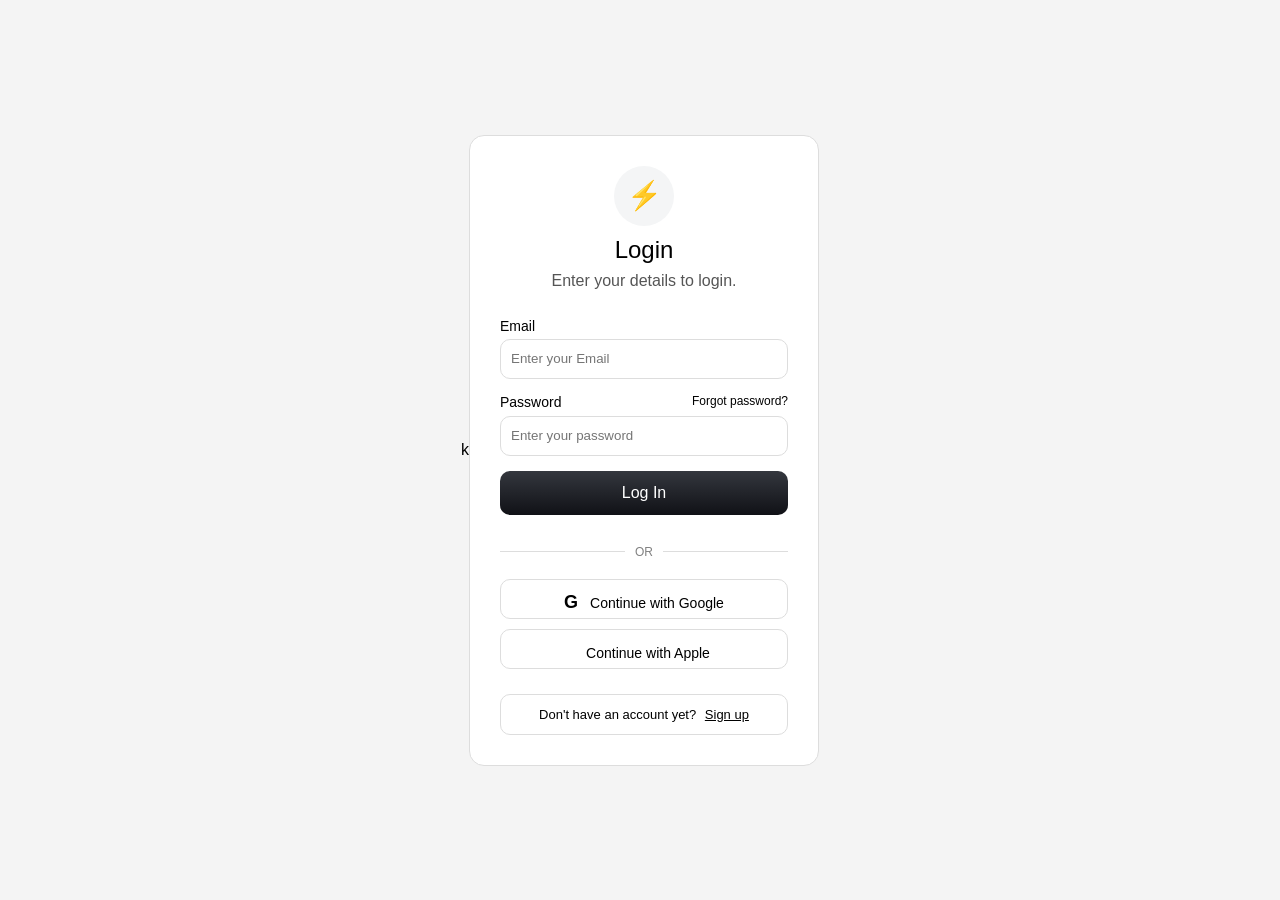
<file: index.html>
<!DOCTYPE html>
<html lang="en">
<head>
    <meta charset="UTF-8">
    <meta name="viewport" content="width=device-width, initial-scale=1.0">
    <title>Login</title>
    <link rel="stylesheet" href="index.css">

</head>
<body>

    <div class="container">k

     <div class="card">

        <div class="icon">⚡</div>

         <h2>Login</h2>
         <p>Enter your details to login.</p>

    <form>

     <label>Email</label>
     <input type="email" placeholder="Enter your Email" required id="email">

    <div class="password">
     <label>Password</label>
     <a href="#">Forgot password?</a>
    </div>

     <input type="password" placeholder="Enter your password" required id="password">

      <button type="button" id="loginButton">Log In</button>
      <p id="error"></p>

     </form>

        <div class="or">
         <span>OR</span>
        </div>

        <button class="google">
         <strong>G</strong> Continue with Google
        </button>

            
        <button class="apple">
         <strong></strong> Continue with Apple
        </button>

        <div class="signup">
        Don't have an account yet? <a href="signup.html">Sign up</a>
        </div>

        </div>

    </div>

<script>

const emailInput = document.getElementById("email");
const passwordInput = document.getElementById("password");
const loginButton = document.getElementById("loginButton");
const errorMessage = document.getElementById("error");

emailInput.addEventListener("input", function () {

    if (emailInput.value === "william@example.com") {
        errorMessage.textContent = "";
    } else if (emailInput.value !== "") {
        errorMessage.textContent = "No account found with this email. Please sign up.";
    } else {
        errorMessage.textContent = "";
    }

    checkInputs();
});

passwordInput.addEventListener("input", function () {
    checkInputs();
});

function checkInputs() {

    if (emailInput.value === "william@example.com" && passwordInput.value !== "") {
        loginButton.disabled = false;
    } else {
        loginButton.disabled = true;
    }
}

loginButton.addEventListener("click", function () {

    if (emailInput.value === "william@example.com" && passwordInput.value === "123abc56") {
        alert("Login successful!");
    } else {
        alert("Incorrect password!");
    }

});


    </script>

</body>
</html>
</file>
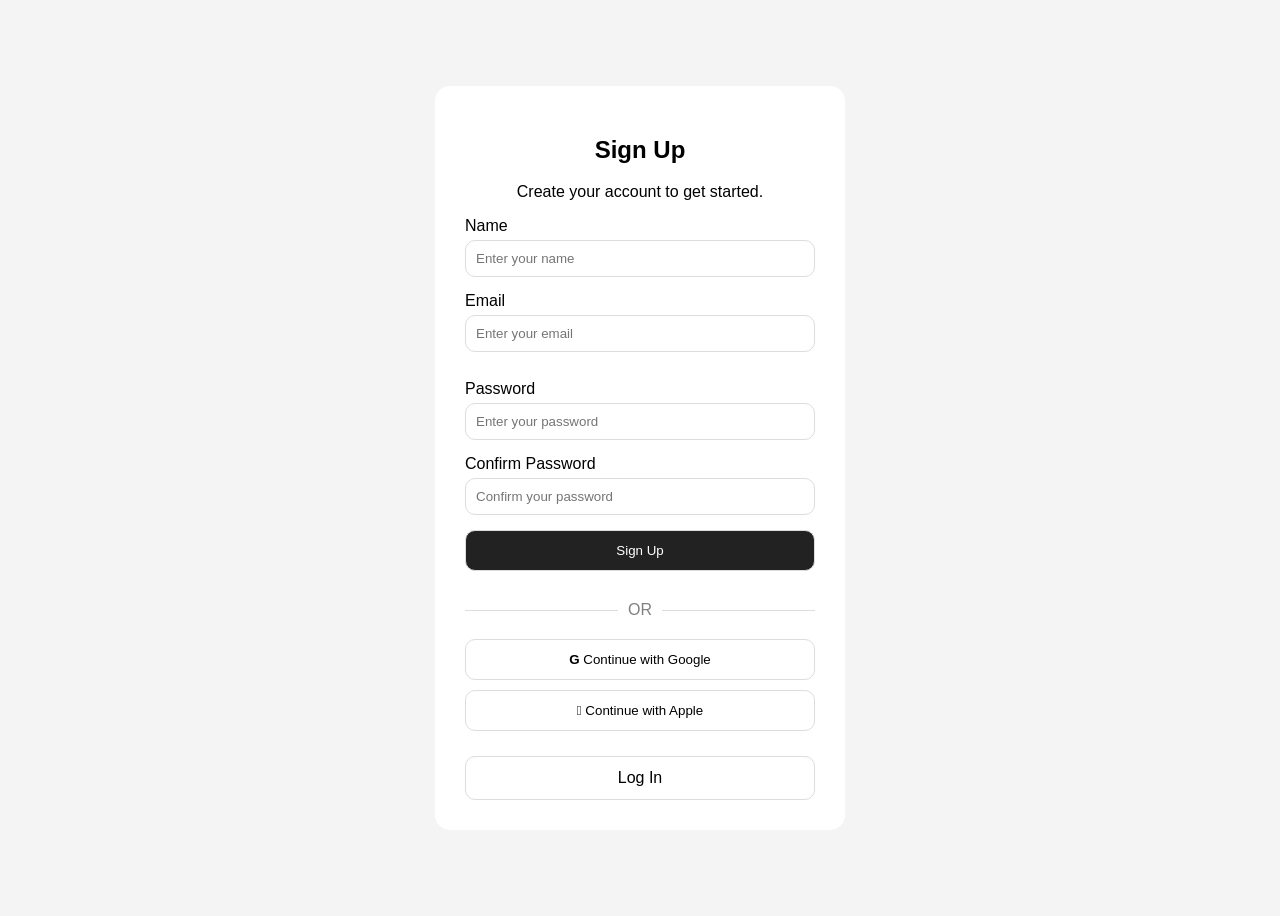
<file: signup.html>
<!DOCTYPE html>
<html lang="en">
<head>
    <meta charset="UTF-8">
    <meta name="viewport" content="width=device-width, initial-scale=1.0">
    <title>Sign Up</title>
    <link rel="stylesheet" href="signup.css">
</head>
<body>

    <div class="card">

        <h2>Sign Up</h2>
        <p>Create your account to get started.</p>

        <form>

            <label>Name</label>
            <input type="text" id="name" placeholder="Enter your name">

            <label>Email</label>
            <input type="email" id="email" placeholder="Enter your email">

            <p id="error"></p>

            <label>Password</label>
            <input type="password" id="password" placeholder="Enter your password">

            <label>Confirm Password</label>
            <input type="password" id="confirmPassword" placeholder="Confirm your password">

            <button type="button" id="signupButton">Sign Up</button>

        </form>

        <div class="or">
            <span>OR</span>
        </div>

        <button class="google">
            <strong>G</strong> Continue with Google
        </button>

        <button class="apple">
            <strong></strong> Continue with Apple
        </button>

        <a href="index.html" class="signup">Log In</a>

    </div>

</body>
</html>
</file>
<file: index.css>
* {
    margin:0;
    padding:0;
    box-sizing:border-box;
}

body {
    font-family:Arial, sans-serif;
    background-color:#f4f5f7;
    min-height:100vh;
    display:flex;
    justify-content:center;
    align-items:center;
}

.container {
    width:100%;
    display:flex;
    justify-content:center;
    align-items:center;
}

.card {
    width:420px;
    background-color:white;
    padding:30px;
    border:1px solid #ddd;
    border-radius:20px;
}

.icon {
    width:60px;
    height:60px;
    background-color:#f4f5f6;
    border-radius:50%;
    display:flex;
    justify-content:center;
    align-items:center;
    font-size:28px;
    margin:0 auto 10px;
}

h2 {
    text-align:center;
    font-size:24px;
    font-weight:normal;
    margin-bottom:8px;
}

p {
    text-align:center;
    color: #555;
    margin-bottom: 28px;
}

label {
    display: block;
    font-size: 14px;
    margin-bottom: 8px;
}

input {
    width:100%;
    height:40px;
    padding:10px;
    border:1px solid #ddd;
    border-radius:10px;
    margin-bottom:18px;
}

.password {
    display:flex;
    justify-content:space-between;
    align-items:center;
}

.password a {
    font-size:12px;
    color: black;
    text-decoration:none;
    margin-bottom:8px;
}

form button {
    width:100%;
    height:44px;
    background:linear-gradient(to bottom, #34373e, #101116);
    color: white;
    border:none;
    border-radius:10px;
    font-size: 16px;
    cursor: pointer;
    margin-bottom: 20px;
}

.or {
    display: flex;
    align-items: center;
    gap: 10px;
    color: #999;
    font-size: 12px;
    margin-bottom: 20px;
}

.or::before,
.or::after {
    content: "";
    height: 1px;
    background-color: #ddd;
    flex: 1;
}

.google,
.apple {
    width: 100%;
    height: 40px;
    background-color: white;
    border: 1px solid #ddd;
    border-radius: 10px;
    margin-bottom: 10px;
    font-size: 14px;
    cursor: pointer;
}

.google strong,
.apple strong {
    font-size: 18px;
    margin-right: 8px;
}

.signup {
    text-align: center;
    font-size: 13px;
    color: #555;
    margin-top: 15px;
}

.signup a {
    color: black;
    margin-left: 5px;
}
#error {
    color: #d93025;
    font-size: 13px;
    margin-top: -10px;
    margin-bottom: 15px;
    text-align: left;
}


/* Signup styling*/


body {
    font-family: Arial, sans-serif;
    background-color: #f4f4f4;
    display: flex;
    justify-content: center;
    align-items: center;
    min-height: 100vh;
}

.card {
    background-color: white;
    width: 350px;
    padding: 30px;
    border-radius: 15px;
}

h2 {
    text-align: center;
}

p {
    text-align: center;
}

label {
    display: block;
    margin-bottom: 5px;
}

input {
    width: 100%;
    padding: 10px;
    margin-bottom: 15px;
    box-sizing: border-box;
    border: 1px solid #ddd;
    border-radius: 10px;
}

button {
    width: 100%;
    padding: 12px;
    margin-bottom: 10px;
    border: 1px solid #ddd;
    border-radius: 10px;
    cursor: pointer;
}

form button {
    background-color: #222;
    color: white;
}

.or {
    display: flex;
    align-items: center;
    gap: 10px;
    color: gray;
    margin: 20px 0;
}

.or::before,
.or::after {
    content: "";
    height: 1px;
    background-color: #ddd;
    flex: 1;
}

.google,
.apple {
    background-color: white;
}

.signup {
    display: block;
    width: 100%;
    padding: 12px;
    border: 1px solid #ddd;
    border-radius: 10px;
    text-align: center;
    text-decoration: none;
    color: black;
    margin-top: 15px;
    box-sizing: border-box;
}

.signup:hover {
    background-color: #f4f4f4;
}

#error {
    color: red;
    font-size: 13px;
    text-align: left;
}
</file>
<file: signup.css>
/* Signup styling*/


body {
    font-family: Arial, sans-serif;
    background-color: #f4f4f4;
    display: flex;
    justify-content: center;
    align-items: center;
    min-height: 100vh;
}

.card {
    background-color: white;
    width: 350px;
    padding: 30px;
    border-radius: 15px;
}

h2 {
    text-align: center;
}

p {
    text-align: center;
}

label {
    display: block;
    margin-bottom: 5px;
}

input {
    width: 100%;
    padding: 10px;
    margin-bottom: 15px;
    box-sizing: border-box;
    border: 1px solid #ddd;
    border-radius: 10px;
}

button {
    width: 100%;
    padding: 12px;
    margin-bottom: 10px;
    border: 1px solid #ddd;
    border-radius: 10px;
    cursor: pointer;
}

form button {
    background-color: #222;
    color: white;
}

.or {
    display: flex;
    align-items: center;
    gap: 10px;
    color: gray;
    margin: 20px 0;
}

.or::before,
.or::after {
    content: "";
    height: 1px;
    background-color: #ddd;
    flex: 1;
}

.google,
.apple {
    background-color: white;
}

.signup {
    display: block;
    width: 100%;
    padding: 12px;
    border: 1px solid #ddd;
    border-radius: 10px;
    text-align: center;
    text-decoration: none;
    color: black;
    margin-top: 15px;
    box-sizing: border-box;
}

.signup:hover {
    background-color: #f4f4f4;
}

#error {
    color: red;
    font-size: 13px;
    text-align: left;
}
</file>
